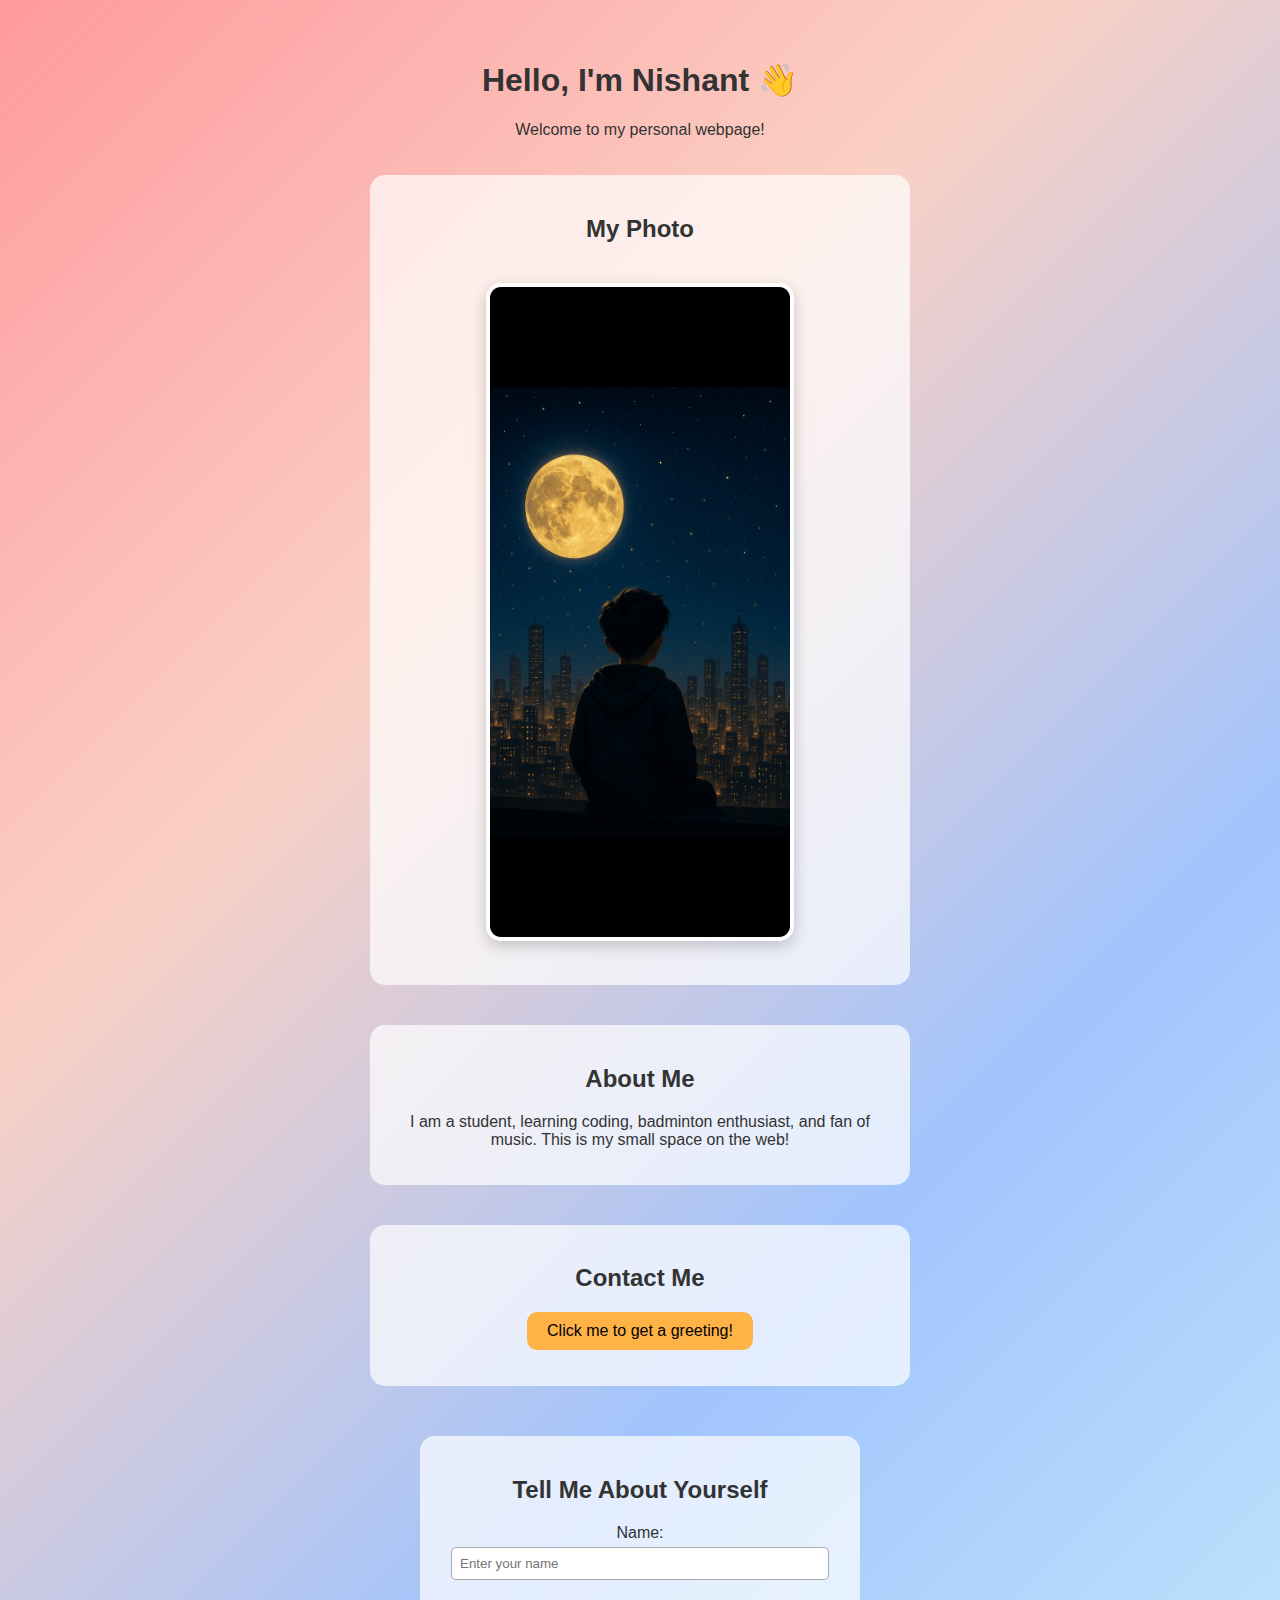
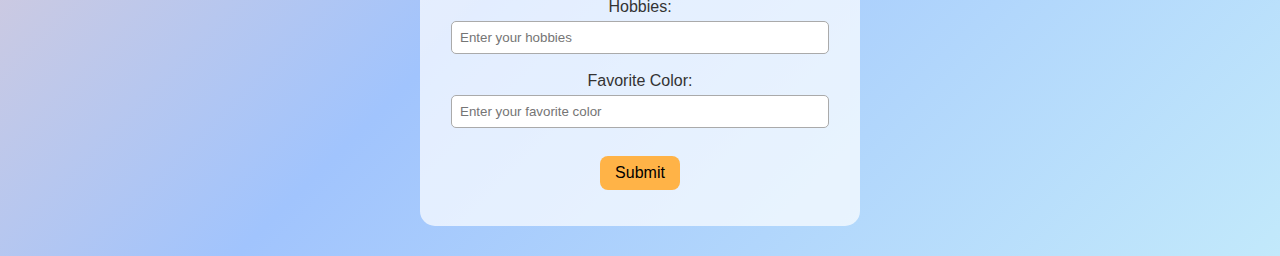
<file: index.html>
<!DOCTYPE html>
<html lang="en">
<head>
  <meta charset="UTF-8">
  <meta name="viewport" content="width=device-width, initial-scale=1.0">
  <title>About Me - Nishant</title>
  <link rel="stylesheet" href="nishant.css">
</head>
<body>

  <header>
    <h1>Hello, I'm Nishant 👋</h1>
    <p>Welcome to my personal webpage!</p>
  </header>

  <section class="photo">
    <h2>My Photo</h2>
    <img src="myphoto.jpg" alt="Nishant Photo">
  </section>

  <section class="about">
    <h2>About Me</h2>
    <p>I am a student, learning coding, badminton enthusiast, and fan of music. This is my small space on the web!</p>
  </section>

  <section class="contact">
    <h2>Contact Me</h2>
    <button id="greetBtn">Click me to get a greeting!</button>
    <p id="greetText"></p>
  </section>

  <script src="nishant.js"></script> 
  
  <section class="user-input">
  <h2>Tell Me About Yourself</h2>
  <form id="infoForm">
    <label for="name">Name:</label><br>
    <input type="text" id="name" placeholder="Enter your name" required><br><br>

    <label for="hobbies">Hobbies:</label><br>
    <input type="text" id="hobbies" placeholder="Enter your hobbies" required><br><br>

    <label for="color">Favorite Color:</label><br>
    <input type="text" id="color" placeholder="Enter your favorite color" required><br><br>

    <button type="submit">Submit</button>
  </form>

  <p id="userOutput"></p>
</section>

<script>
  document.getElementById('infoForm').addEventListener('submit', function(e){
    e.preventDefault(); // Prevent form from reloading page

    const name = document.getElementById('name').value;
    const hobbies = document.getElementById('hobbies').value;
    const color = document.getElementById('color').value;

    document.getElementById('userOutput').textContent = 
      `Hi ${name}! Your hobbies are: ${hobbies}. Your favorite color is ${color}.`;
    
    // Optional: Clear inputs
    this.reset();
  });
</script>

<style>
  /* Optional small styling so it blends with your existing page */
  .user-input {
    margin: 30px auto;
    padding: 20px;
    max-width: 400px;
    background: rgba(255, 255, 255, 0.7);
    border-radius: 15px;
  }

  .user-input input {
    width: 90%;
    padding: 8px;
    margin-top: 5px;
    border-radius: 5px;
    border: 1px solid #aaa;
  }

  .user-input button {
    margin-top: 10px;
    padding: 8px 15px;
    border: none;
    border-radius: 8px;
    background: #ffb347;
    cursor: pointer;
    transition: 0.3s;
  }

  .user-input button:hover {
    background: #ffcc70;
  }

  #userOutput {
    margin-top: 15px;
    font-weight: bold;
  }
</style>
  
  </body>
</html>
</file>
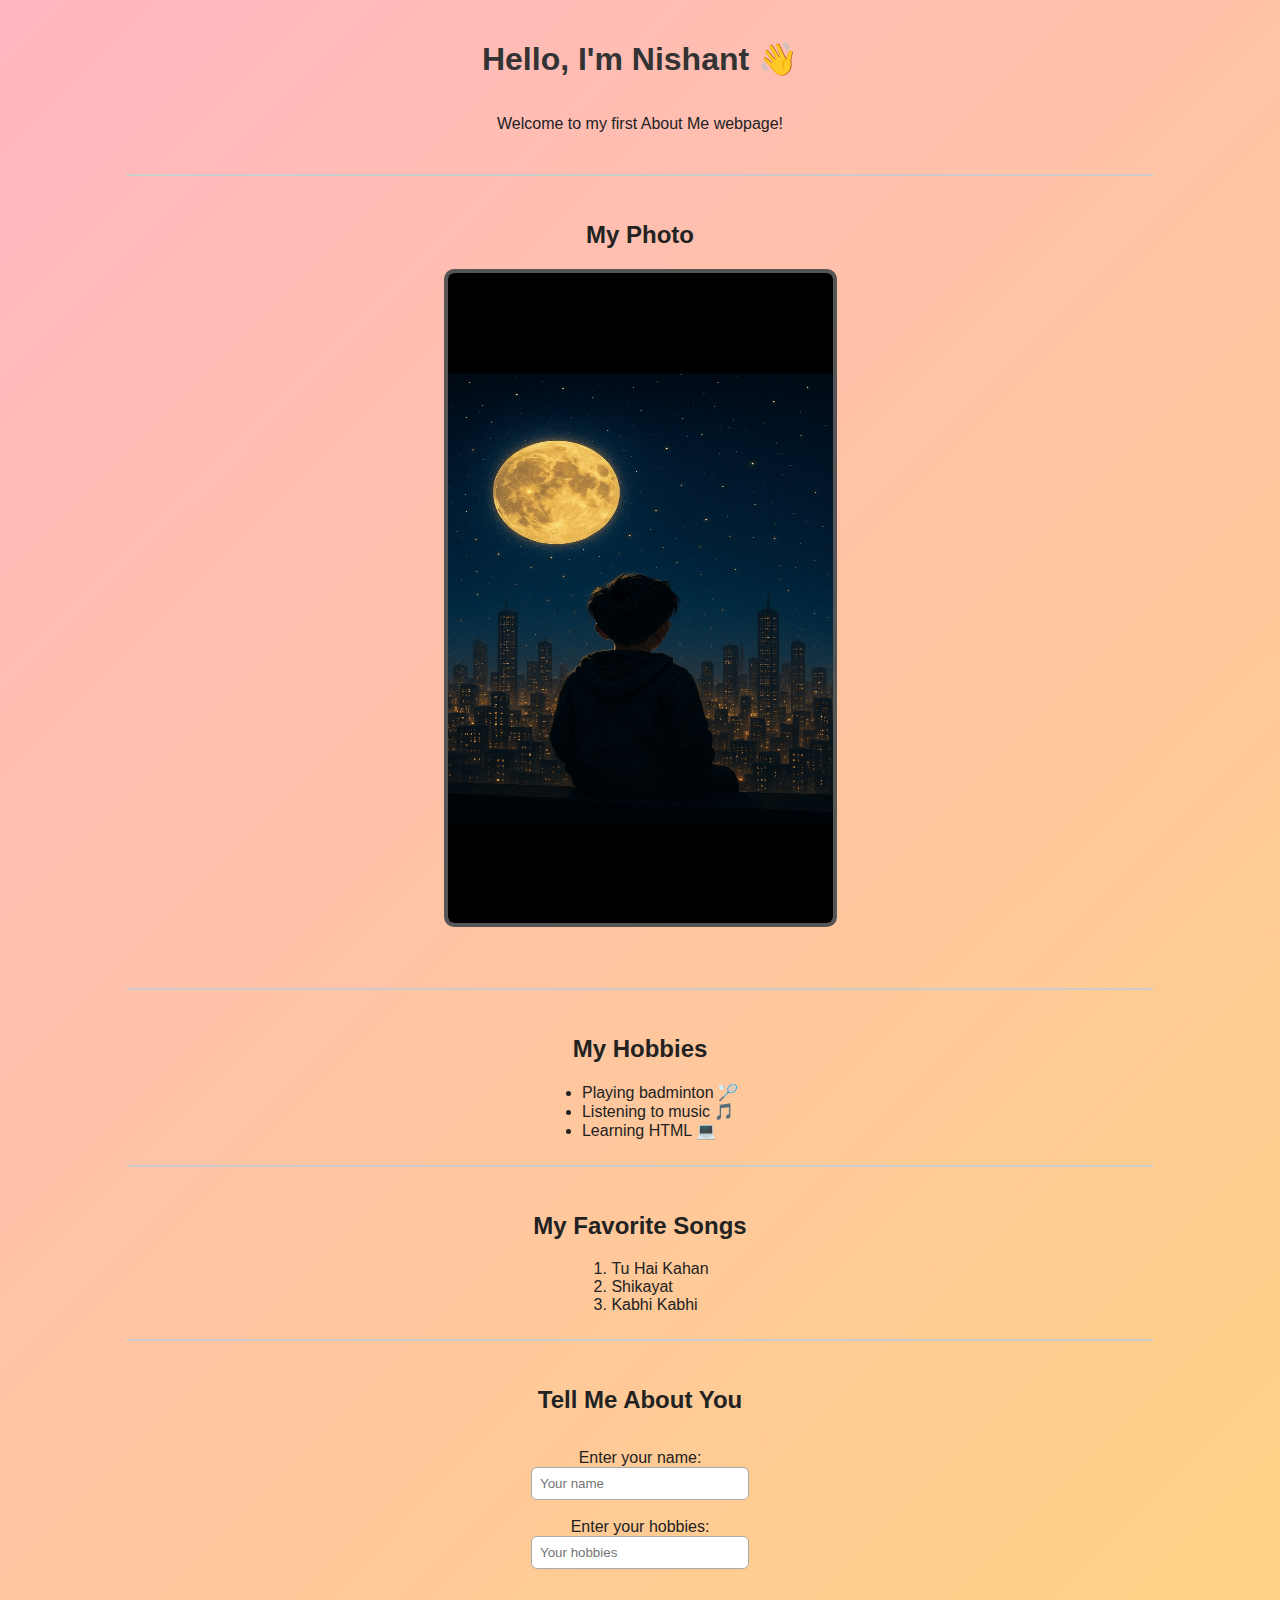
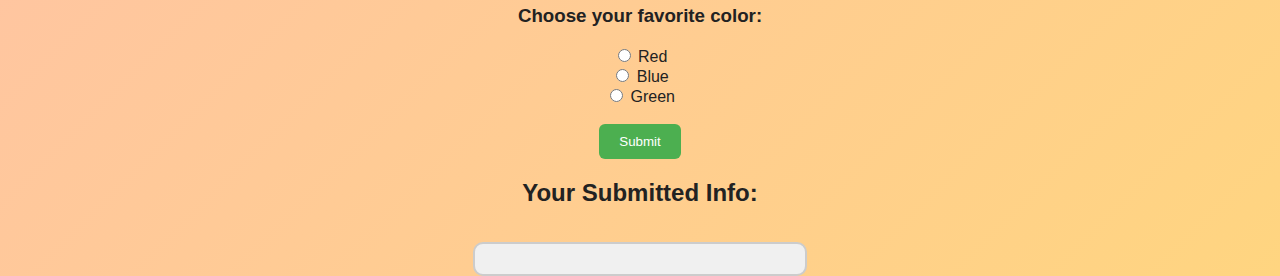
<file: WEBPAGE.html>
<!DOCTYPE html>
<html>
<head>
  <title>About Me - Nishant</title>
  <link rel="stylesheet" href="WEBPAGE.css">
</head>
<body>

  <h1>Hello, I'm Nishant 👋</h1>
  <p>Welcome to my first About Me webpage!</p>

  <hr>

  <h2>My Photo</h2>
  <img src="myphoto.jpg" alt="My Photo" width="385" height="650"><br><br>

  <hr>

  <h2>My Hobbies</h2>
  <ul>
    <li>Playing badminton 🏸</li>
    <li>Listening to music 🎵</li>
    <li>Learning HTML 💻</li>
  </ul>

  <hr>

  <h2>My Favorite Songs</h2>
  <ol>
    <li>Tu Hai Kahan</li>
    <li>Shikayat</li>
    <li>Kabhi Kabhi</li>
  </ol>

  <hr>

  <h2>Tell Me About You</h2>
  <form id="userForm">
    <label>Enter your name:</label><br>
    <input type="text" id="name" placeholder="Your name" required><br><br>

    <label>Enter your hobbies:</label><br>
    <input type="text" id="hobbies" placeholder="Your hobbies" required><br><br>

    <h3>Choose your favorite color:</h3>
    <input type="radio" name="color" id="red" value="Red" required>
    <label for="red">Red</label><br>

    <input type="radio" name="color" id="blue" value="Blue">
    <label for="blue">Blue</label><br>

    <input type="radio" name="color" id="green" value="Green">
    <label for="green">Green</label><br><br>

    <input type="submit" value="Submit">
  </form>

  <h2>Your Submitted Info:</h2>
  <div id="output"></div>

  <script src="WEBPAGE.js"></script>
</body>
</html>
</file>
<file: WEBPAGE.css>
body {
  margin: 0;
  min-height: 100vh;
  font-family: Arial, sans-serif;
  text-align: center;
  display: flex;
  flex-direction: column;
  align-items: center;
  background: linear-gradient(
    135deg,
    #ffb6c1,
    #ffd580,
    #ffe4b5,
    #add8e6,
    #ffcccb
  );
  background-size: 400% 400%;
  animation: gradientShift 10s ease infinite;
  color: #222;
}

@keyframes gradientShift {
  0% { background-position: 0% 50%; }
  50% { background-position: 100% 50%; }
  100% { background-position: 0% 50%; }
}

h1 {
  margin-top: 40px;
  color: #333;
}

hr {
  width: 80%;
  margin: 25px 0;
  border: 1px solid #ccc;
}

ul, ol {
  text-align: left;
  display: inline-block;
  margin: 0 auto;
}

img {
  border-radius: 10px;
  border: 4px solid #555;
}

#userForm {
  margin-top: 15px;
}

input[type="text"] {
  padding: 8px;
  width: 200px;
  border-radius: 6px;
  border: 1px solid #aaa;
  color: black; /* ✅ fixed visibility issue */
  background-color: #fff;
}

input[type="submit"] {
  background-color: #4caf50;
  color: white;
  border: none;
  padding: 10px 20px;
  border-radius: 6px;
  cursor: pointer;
}

input[type="submit"]:hover {
  background-color: #45a049;
}

#output {
  margin-top: 15px;
  background-color: #f0f0f0;
  color: #333;
  padding: 15px;
  border-radius: 10px;
  width: 300px;
  border: 2px solid #ccc;
}
</file>
<file: nishant.css>
/* Reset and basic styling */
body {
  margin: 0;
  font-family: Arial, sans-serif;
  background: linear-gradient(135deg, #ff9a9e, #fad0c4, #a1c4fd, #c2e9fb);
  min-height: 100vh;
  display: flex;
  flex-direction: column;
  align-items: center;
  text-align: center;
  color: #333;
}

header {
  margin-top: 40px;
}

.photo img {
  width: 300px;
  border-radius: 15px;
  margin: 20px 0;
  border: 4px solid #fff;
  box-shadow: 0px 5px 15px rgba(0,0,0,0.2);
}

section {
  margin: 20px;
  padding: 20px;
  width: 80%;
  max-width: 500px;
  background: rgba(255, 255, 255, 0.7);
  border-radius: 15px;
}

button {
  padding: 10px 20px;
  font-size: 16px;
  background: #ffb347;
  border: none;
  border-radius: 10px;
  cursor: pointer;
  transition: 0.3s;
}

button:hover {
  background: #ffcc70;
}
</file>
